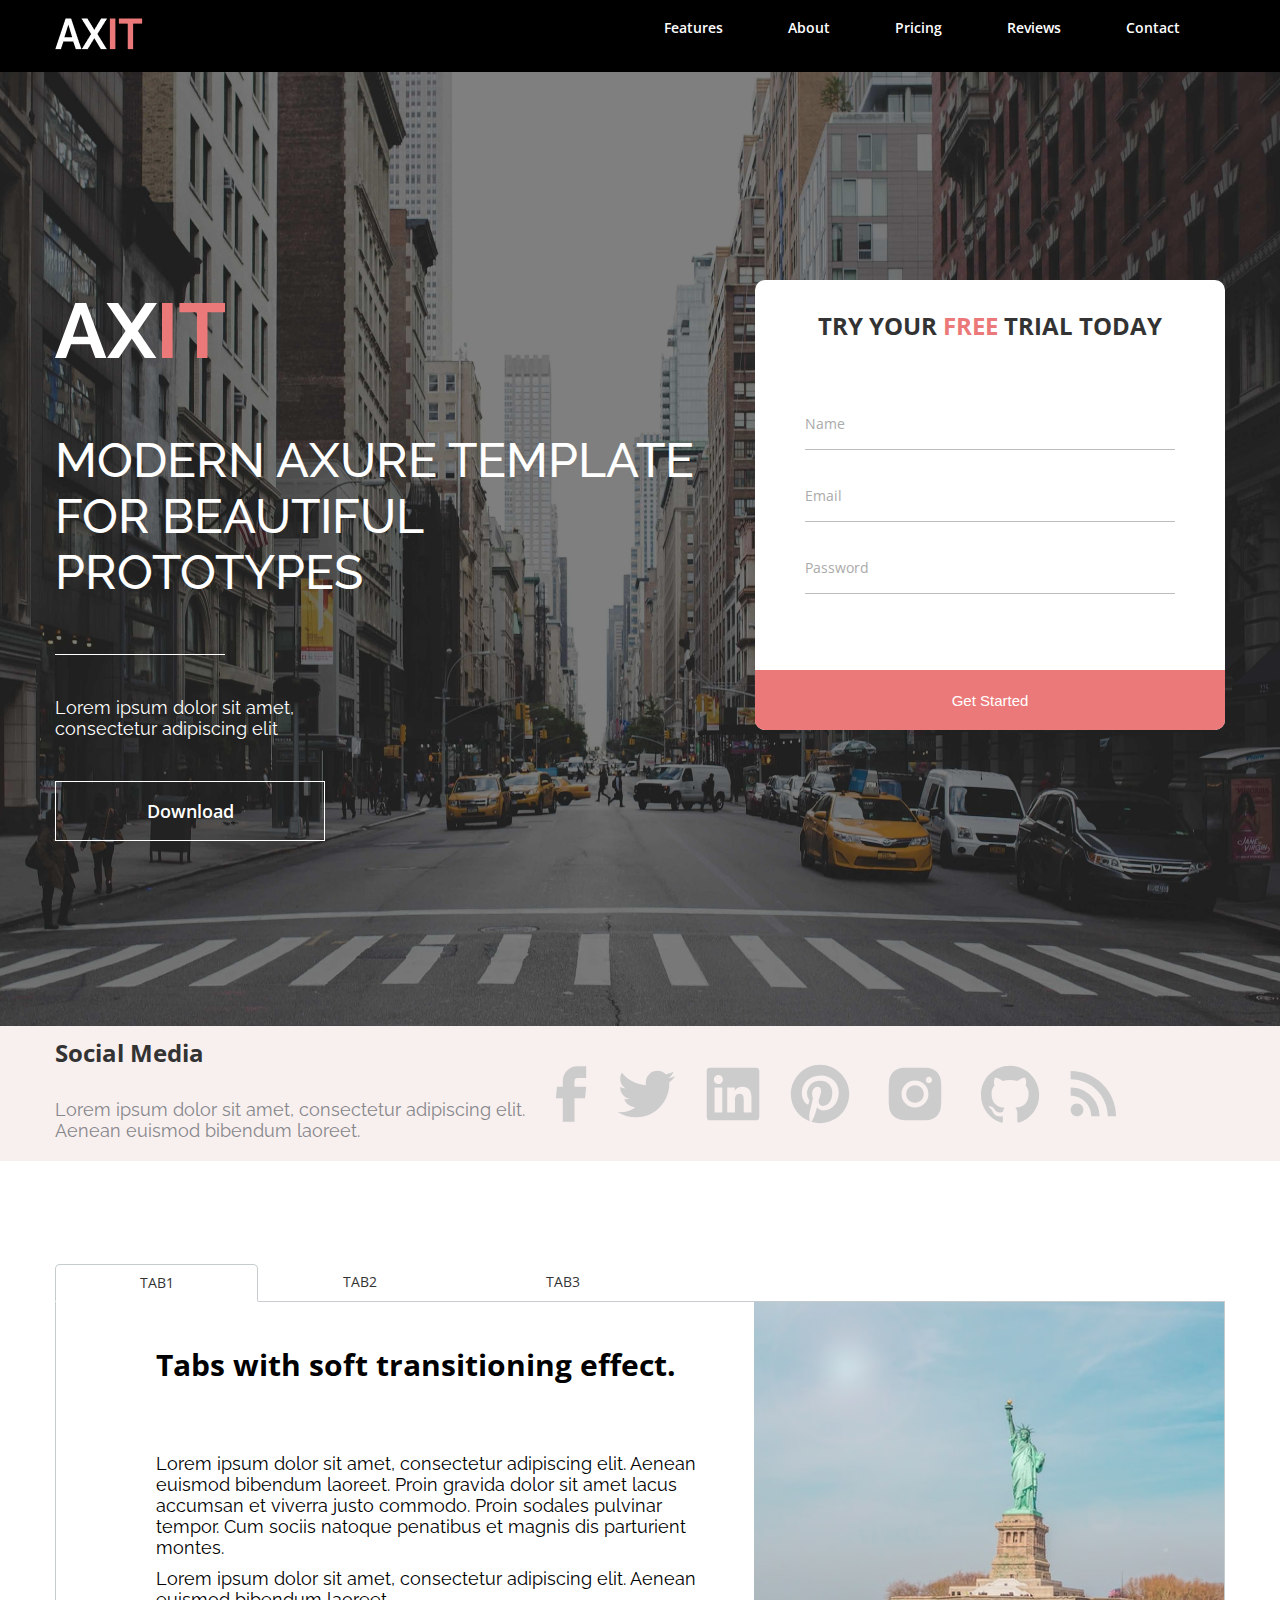
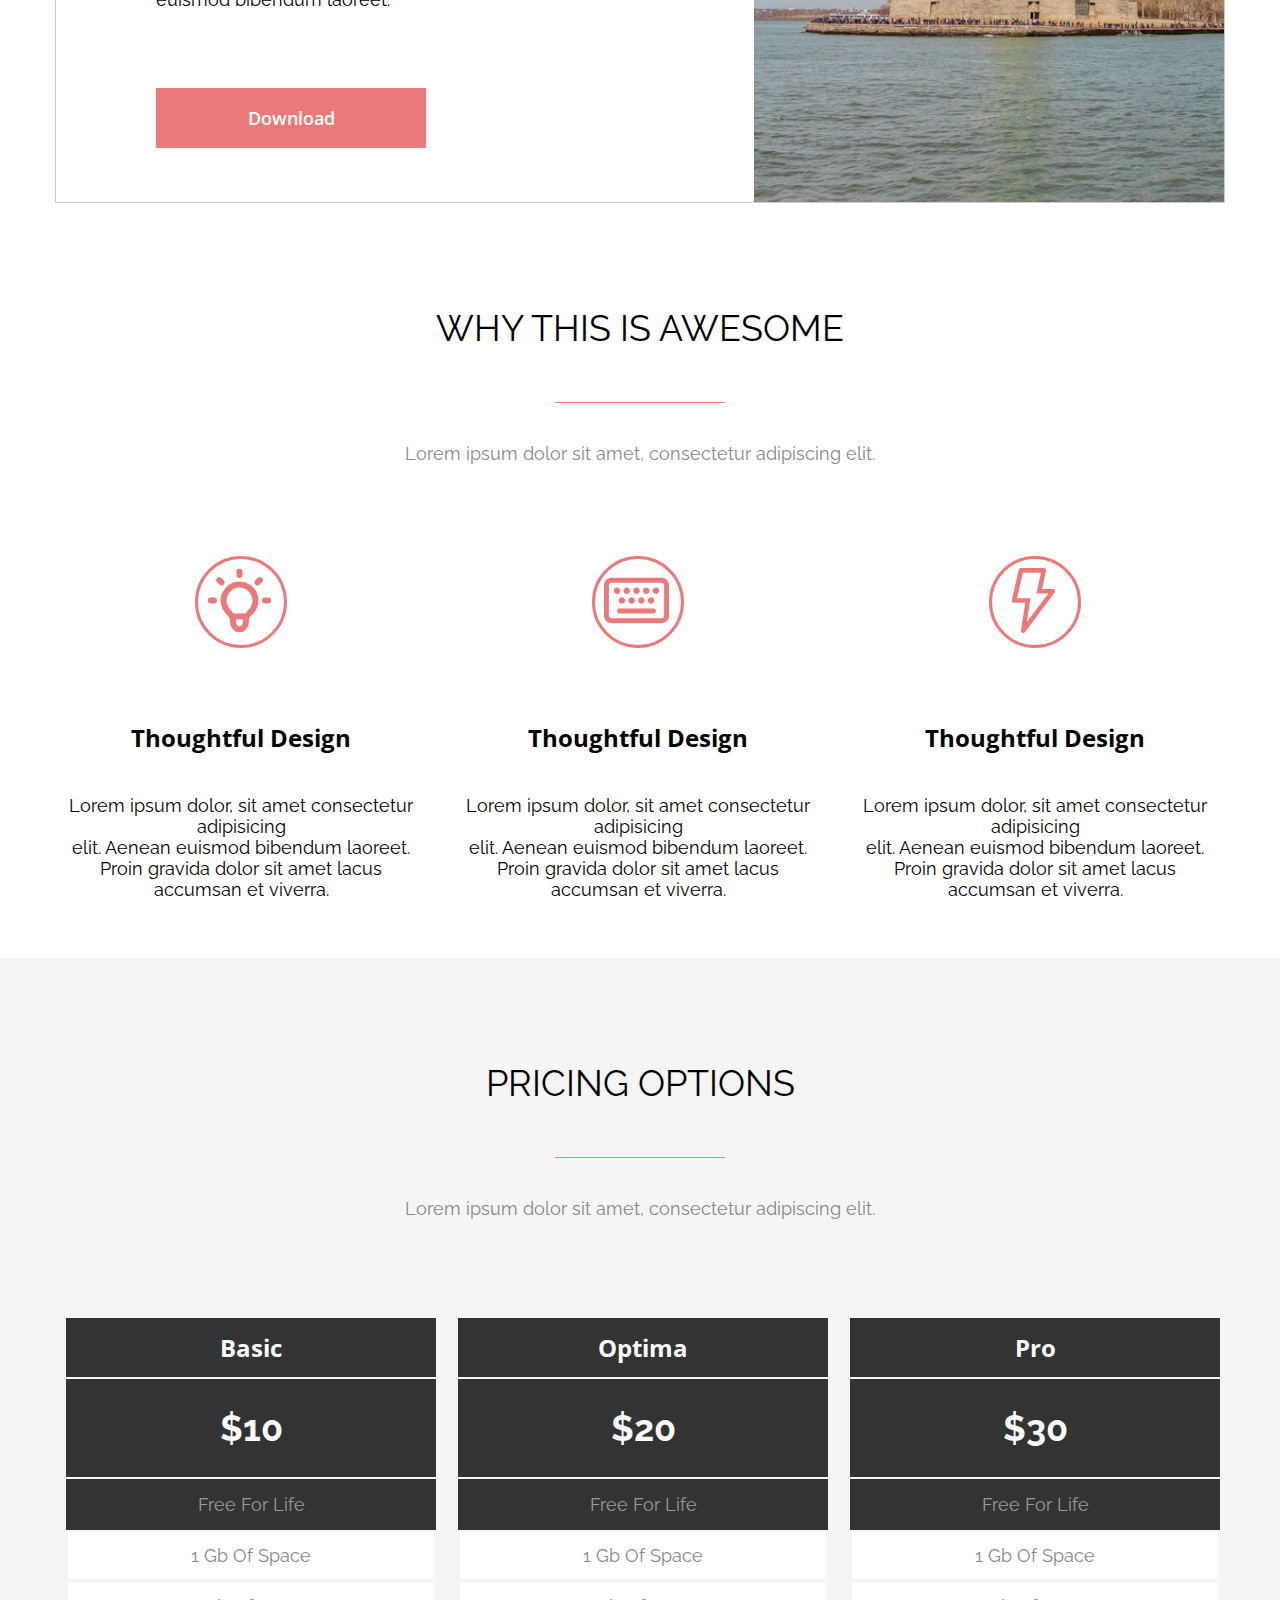
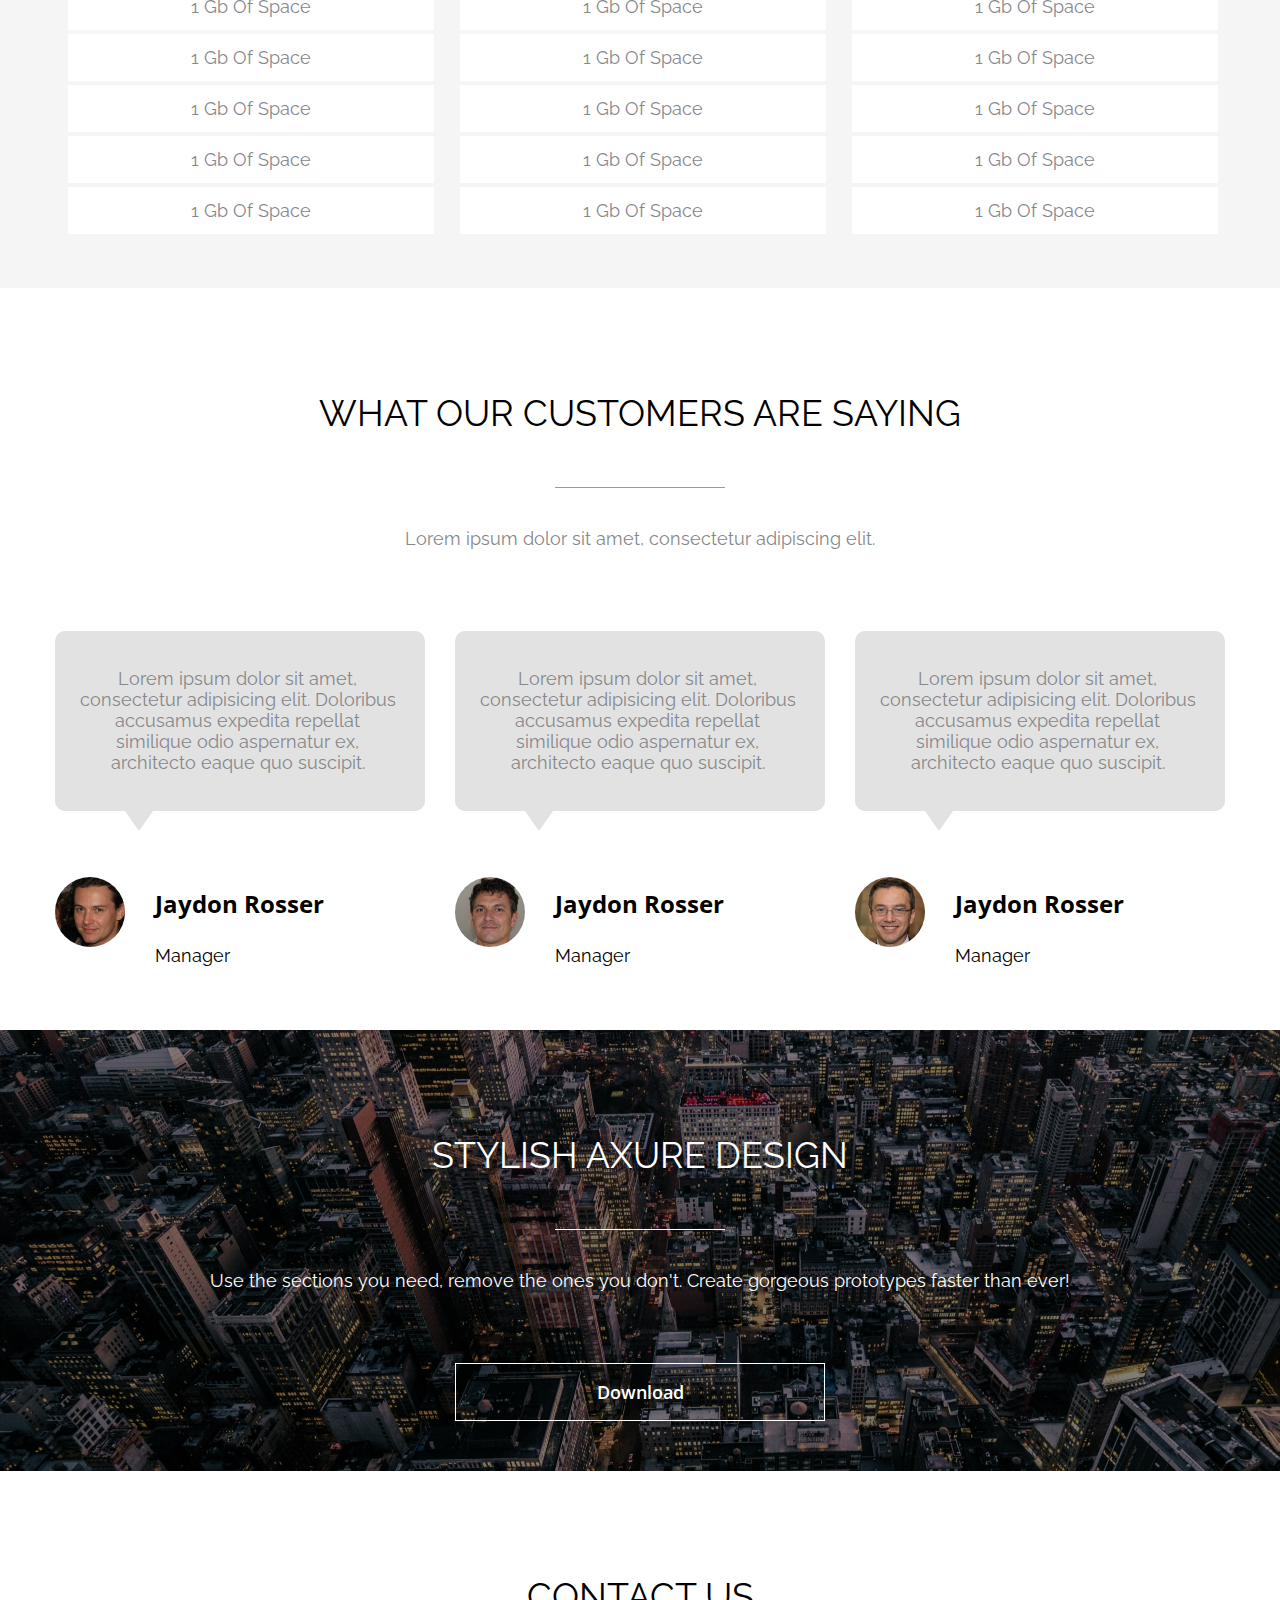
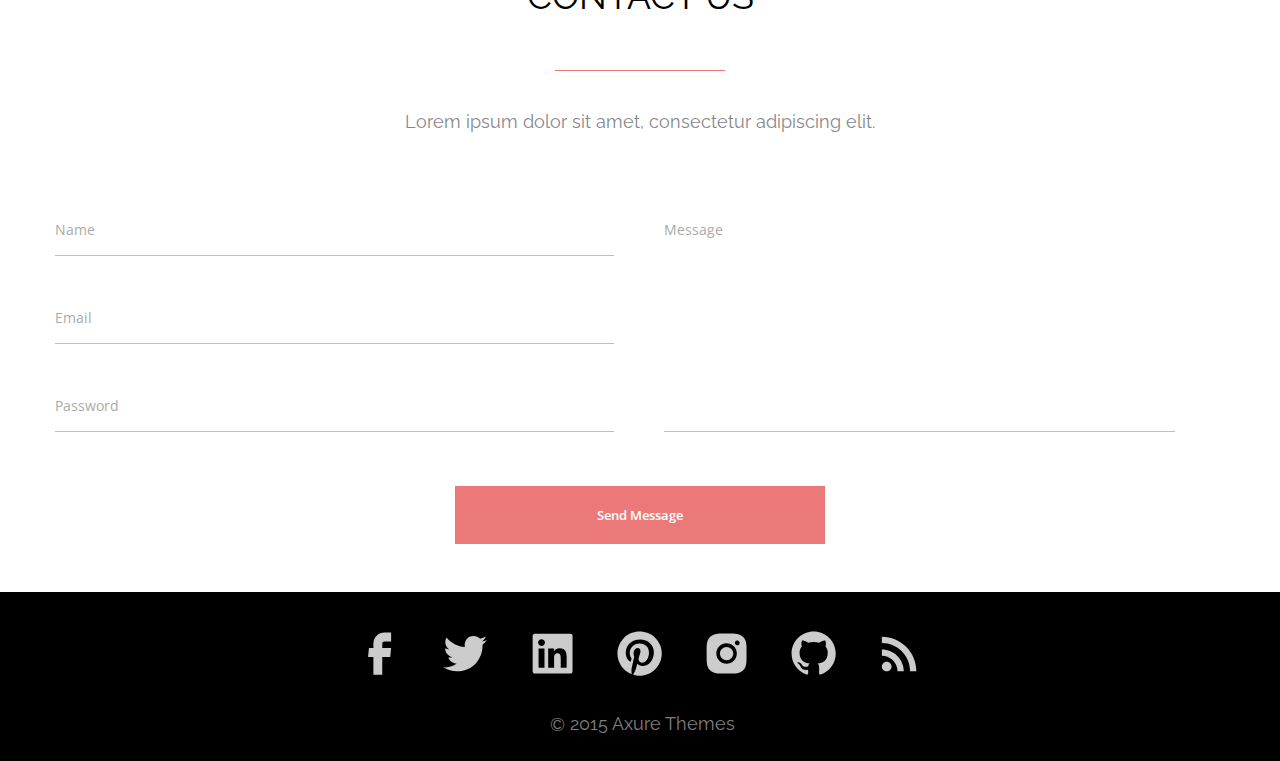
<file: index.html>
<!DOCTYPE html>
<html lang="en">
  <head>
    <meta charset="UTF-8" />
    <meta name="viewport" content="width=device-width, initial-scale=1.0" />
    <link rel="stylesheet" href="css/style.css"/>
		<link rel="stylesheet" href="css/media.css"/>
    <title>Document</title>
  </head>
  <body>
    <header id="open" class="header">
      <div id="close" class="header-container">
        <div class="header-logo"><a href="#" class="logo"><img src="img/logo.png" alt=""></a></div>
				<nav id="menu" class="header-nav">
          <ul class="header-list__links">
            <a href="#" class="link"><li class="link-el">features</li></a>
            <a href="#" class="link"><li class="link-el">About</li></a>
            <a href="#" class="link"><li class="link-el">Pricing</li></a>
            <a href="#" class="link"><li class="link-el">Reviews</li></a>
            <a href="#" class="link"> <li class="link-el">Contact</li></a>
          </ul>
				</nav>
        <a href="#open" class="icon-menu"><span></span></a>
        <a href="#close" class="close-icon-menu"></a>
      </div>  
    </header>
    <section class="section-axit">
<div class="axit-container">
<div class="axit-block">
  <div class="axit-content">
    <div class="axit-content__logo">
			<svg xmlns="http://www.w3.org/2000/svg" width="170" height="55" viewBox="0 0 170 55" fill="none">
      <path d="M20.3089 0H31.161L51.3924 55H40.3853L35.2693 41.2887H16.0456L11.0071 55H0L20.3089 0ZM33.3314 33.7747L25.735 11.0775L17.8284 33.7747H33.3314Z" fill="white"/>
      <path d="M63.165 0L76.8076 20.2958L90.3728 0H102L82.9313 27.8873L101.38 55H89.7526L76.8076 35.4789L63.7851 55H52.0804L70.5289 27.8873L51.4602 0H63.165Z" fill="white"/>
      <path d="M107 55V0H117.64V55H107Z" fill="#EC7979"/>
      <path d="M170 9.37324H152.499V55H141.936V9.37324H124.435V0H170V9.37324Z" fill="#EC7979"/>
      </svg>
		</div>
    <h2 class="axit-content-title">MODERN AXURE TEMPLATE FOR BEAUTIFUL PROTOTYPES</h2>
    <p class="axit-content-text">Lorem ipsum dolor sit amet, consectetur adipiscing elit</p>
    <a href="#" class="axit-content__button"><span class="axit-button">Download</span></a>
  </div>
	<form action="#" class="axit-form">
		<p class="form-title">Try Your <span>FREE</span> Trial Today</p>
		<div class="form-block">
			<div class="form-inputs">
				<input class="input-el" type="text" name="name" placeholder="Name">
				<input class="input-el" type="email" name="pass" placeholder="Email">
				<input class="input-el" type="password" name="pass" placeholder="Password">
			</div>
			<div class="form__button"><button class="button">Get Started</button></div>
		</div>
	</form>
</div>
</div>
    </section>
    <section class="section-social">
      <div class="social-container">
        <div class="social-content__info">
          <div class="info-title">Social Media</div>
          <div class="info-text">Lorem ipsum dolor sit amet, consectetur adipiscing elit. Aenean euismod bibendum laoreet.</div>
        </div>
        <div class="social-content__icons">
          <a href="#"class="icon-el "><svg xmlns="http://www.w3.org/2000/svg" width="32" height="56" viewBox="0 0 32 56" fill="none">
						<path d="M7.82702 55.7083H19.4937V32.3458H30.0054L31.1604 20.7375H19.4937V14.875C19.4937 14.1014 19.801 13.3595 20.348 12.8126C20.8949 12.2656 21.6368 11.9583 22.4104 11.9583H31.1604V0.291626H22.4104C18.5426 0.291626 14.8333 1.82808 12.0984 4.56299C9.36347 7.29789 7.82702 11.0072 7.82702 14.875V20.7375H1.99368L0.838684 32.3458H7.82702V55.7083Z" fill="#CCCCCC"/>
						</svg></a>
          <a href="#"class="icon-el"><svg xmlns="http://www.w3.org/2000/svg" width="59" height="48" viewBox="0 0 59 48" fill="none">
						<path d="M52.2629 12.3247C52.3008 12.8351 52.3008 13.3426 52.3008 13.8501C52.3008 29.3813 40.4796 47.278 18.8758 47.278C12.22 47.278 6.03665 45.3501 0.833313 42.0018C1.77831 42.1097 2.68831 42.1476 3.67123 42.1476C8.95912 42.1604 14.0973 40.3922 18.2575 37.128C15.8058 37.0836 13.4292 36.2748 11.4594 34.8143C9.48969 33.3539 8.02518 31.3148 7.2704 28.9818C7.99665 29.0897 8.72581 29.1626 9.48998 29.1626C10.5429 29.1626 11.6016 29.0168 12.5846 28.763C9.92386 28.2258 7.53136 26.7836 5.81387 24.6817C4.09637 22.5797 3.15992 19.9478 3.16373 17.2334V17.0876C4.72998 17.9597 6.54706 18.5051 8.47206 18.578C6.85941 17.5064 5.53708 16.0522 4.62305 14.3453C3.70903 12.6384 3.23173 10.7317 3.23373 8.7955C3.23373 6.61384 3.81415 4.613 4.83206 2.86884C7.78413 6.50014 11.466 9.47089 15.6393 11.5887C19.8126 13.7065 24.3841 14.924 29.0579 15.1626C28.8771 14.2876 28.7662 13.3805 28.7662 12.4705C28.7655 10.9275 29.0688 9.39942 29.659 7.9737C30.2491 6.54798 31.1144 5.25255 32.2055 4.16147C33.2966 3.07038 34.592 2.20503 36.0178 1.6149C37.4435 1.02476 38.9715 0.721403 40.5146 0.722169C43.8979 0.722169 46.9516 2.13967 49.0983 4.43217C51.7285 3.92355 54.2507 2.9634 56.5533 1.59425C55.6766 4.30913 53.8401 6.61122 51.3879 8.06925C53.7206 7.80319 56.0004 7.18974 58.1516 6.24925C56.5449 8.59162 54.554 10.6457 52.2629 12.3247Z" fill="#CCCCCC"/>
						</svg></a>
          <a href="#"class="icon-el"><svg xmlns="http://www.w3.org/2000/svg" width="54" height="54" viewBox="0 0 54 54" fill="none">
						<path d="M50.3333 0.75H3.66667C2.89312 0.75 2.15125 1.05729 1.60427 1.60427C1.05729 2.15125 0.75 2.89312 0.75 3.66667V50.3333C0.75 51.1069 1.05729 51.8488 1.60427 52.3957C2.15125 52.9427 2.89312 53.25 3.66667 53.25H50.3333C51.1069 53.25 51.8488 52.9427 52.3957 52.3957C52.9427 51.8488 53.25 51.1069 53.25 50.3333V3.66667C53.25 2.89312 52.9427 2.15125 52.3957 1.60427C51.8488 1.05729 51.1069 0.75 50.3333 0.75ZM16.3221 45.4829H8.52875V20.4287H16.3221V45.4829ZM12.4254 17.0075C11.228 17.0075 10.0796 16.5318 9.23283 15.6851C8.3861 14.8384 7.91042 13.69 7.91042 12.4925C7.91042 11.295 8.3861 10.1466 9.23283 9.29991C10.0796 8.45319 11.228 7.9775 12.4254 7.9775C13.6229 7.9775 14.7713 8.45319 15.618 9.29991C16.4647 10.1466 16.9404 11.295 16.9404 12.4925C16.9404 13.69 16.4647 14.8384 15.618 15.6851C14.7713 16.5318 13.6229 17.0075 12.4254 17.0075ZM45.4858 45.4829H37.7012V33.3C37.7012 30.395 37.6488 26.6588 33.6529 26.6588C29.5988 26.6588 28.9833 29.8263 28.9833 33.0958V45.4858H21.2046V20.4317H28.6713V23.8558H28.7792C29.8146 21.8871 32.3579 19.8104 36.1408 19.8104C44.0275 19.8104 45.4829 24.9963 45.4829 31.7454V45.4829H45.4858Z" fill="#CCCCCC"/>
						</svg></a>
          <a href="#"class="icon-el"><svg xmlns="http://www.w3.org/2000/svg" width="60" height="60" viewBox="0 0 60 60" fill="none">
						<path d="M21.3667 57.8251C24.1667 58.6709 26.9958 59.1667 30 59.1667C37.7355 59.1667 45.1542 56.0938 50.624 50.624C56.0938 45.1542 59.1667 37.7355 59.1667 30C59.1667 26.1698 58.4123 22.3771 56.9465 18.8384C55.4807 15.2998 53.3323 12.0845 50.624 9.37609C47.9156 6.66772 44.7003 4.51932 41.1616 3.05355C37.623 1.58779 33.8302 0.833374 30 0.833374C26.1698 0.833374 22.3771 1.58779 18.8384 3.05355C15.2997 4.51932 12.0844 6.66772 9.37606 9.37609C3.90625 14.8459 0.833344 22.2646 0.833344 30C0.833344 42.3959 8.62084 53.0417 19.6167 57.2417C19.3542 54.9667 19.0917 51.2042 19.6167 48.6084L22.9708 34.2C22.9708 34.2 22.125 32.5084 22.125 29.825C22.125 25.8 24.6333 22.7959 27.4917 22.7959C30 22.7959 31.1667 24.6334 31.1667 26.9959C31.1667 29.5042 29.5042 33.0917 28.6583 36.5334C28.1625 39.3917 30.175 41.9 33.0917 41.9C38.2833 41.9 42.3083 36.3584 42.3083 28.5417C42.3083 21.5417 37.2917 16.7584 30.0875 16.7584C21.8625 16.7584 17.0208 22.8834 17.0208 29.3292C17.0208 31.8375 17.8375 34.375 19.1792 36.0375C19.4417 36.2125 19.4417 36.4459 19.3542 36.8834L18.5083 40.0625C18.5083 40.5584 18.1875 40.7334 17.6917 40.3834C13.9583 38.75 11.8 33.4417 11.8 29.1542C11.8 19.9375 18.3333 11.5667 30.9333 11.5667C40.9667 11.5667 48.7834 18.7709 48.7834 28.3375C48.7834 38.3709 42.5709 46.4209 33.675 46.4209C30.8458 46.4209 28.075 44.9042 27.0833 43.125L25.1292 50.0375C24.4583 52.5459 22.6208 55.9 21.3667 57.9125V57.8251Z" fill="#CCCCCC"/>
						</svg></a>
          <a href="#"class="icon-el"><svg width="70" height="70" viewBox="0 0 70 70" fill="none" xmlns="http://www.w3.org/2000/svg">
						<path d="M61.0956 24.2228C61.0661 22.0138 60.6526 19.8267 59.8735 17.7595C59.1978 16.0157 58.1659 14.4321 56.8436 13.1098C55.5212 11.7875 53.9376 10.7555 52.1939 10.0799C50.1532 9.31383 47.9973 8.89962 45.8181 8.85487C43.0122 8.72946 42.1226 8.69446 35.0001 8.69446C27.8776 8.69446 26.9647 8.69446 24.1793 8.85487C22.001 8.89995 19.8462 9.31416 17.8064 10.0799C16.0624 10.7551 14.4785 11.7868 13.1562 13.1092C11.8338 14.4316 10.802 16.0155 10.1268 17.7595C9.35923 19.7986 8.94592 21.9539 8.90473 24.1324C8.77931 26.9411 8.74139 27.8307 8.74139 34.9532C8.74139 42.0757 8.74139 42.9857 8.90473 45.774C8.94848 47.9557 9.35973 50.1082 10.1268 52.1528C10.8031 53.8963 11.8357 55.4795 13.1585 56.8013C14.4813 58.1231 16.0653 59.1545 17.8093 59.8295C19.8435 60.6263 21.9987 61.0701 24.1822 61.142C26.991 61.2674 27.8806 61.3053 35.0031 61.3053C42.1256 61.3053 43.0385 61.3053 45.8239 61.142C48.0031 61.099 50.1591 60.6858 52.1997 59.9199C53.943 59.2434 55.5262 58.2112 56.8484 56.889C58.1707 55.5668 59.2029 53.9836 59.8793 52.2403C60.6464 50.1986 61.0576 48.0461 61.1014 45.8615C61.2268 43.0557 61.2647 42.1661 61.2647 35.0407C61.2589 27.9182 61.2589 27.014 61.0956 24.2228ZM34.9826 48.4224C27.5335 48.4224 21.4989 42.3878 21.4989 34.9386C21.4989 27.4895 27.5335 21.4549 34.9826 21.4549C38.5588 21.4549 41.9884 22.8755 44.5171 25.4042C47.0458 27.9329 48.4664 31.3625 48.4664 34.9386C48.4664 38.5147 47.0458 41.9444 44.5171 44.4731C41.9884 47.0018 38.5588 48.4224 34.9826 48.4224ZM49.0031 24.1003C48.5901 24.1007 48.181 24.0196 47.7994 23.8617C47.4177 23.7039 47.071 23.4723 46.7789 23.1802C46.4869 22.8882 46.2553 22.5414 46.0974 22.1598C45.9396 21.7782 45.8585 21.3691 45.8589 20.9561C45.8589 20.5434 45.9402 20.1348 46.0981 19.7535C46.2561 19.3722 46.4875 19.0257 46.7794 18.7339C47.0712 18.4421 47.4176 18.2106 47.7989 18.0526C48.1802 17.8947 48.5889 17.8134 49.0016 17.8134C49.4143 17.8134 49.823 17.8947 50.2043 18.0526C50.5856 18.2106 50.932 18.4421 51.2238 18.7339C51.5157 19.0257 51.7472 19.3722 51.9051 19.7535C52.063 20.1348 52.1443 20.5434 52.1443 20.9561C52.1443 22.6945 50.7385 24.1003 49.0031 24.1003Z" fill="#CCCCCC"/>
						<path d="M34.9829 43.6974C39.8202 43.6974 43.7416 39.776 43.7416 34.9387C43.7416 30.1014 39.8202 26.1799 34.9829 26.1799C30.1456 26.1799 26.2242 30.1014 26.2242 34.9387C26.2242 39.776 30.1456 43.6974 34.9829 43.6974Z" fill="#CCCCCC"/>
						</svg>
					</a>
          <a href="#"class="icon-el"><svg width="60" height="58" viewBox="0 0 60 58" fill="none" xmlns="http://www.w3.org/2000/svg">
						<path fill-rule="evenodd" clip-rule="evenodd" d="M30.0754 0.833374C14.0075 0.833374 0.984543 13.8563 0.984543 29.9242C0.984543 42.775 9.31746 53.6805 20.8791 57.5305C22.3345 57.793 22.8595 56.8975 22.8595 56.1275C22.8595 55.4363 22.8362 53.6046 22.8275 51.1809C14.7337 52.9367 13.0245 47.2784 13.0245 47.2784C11.7062 43.9184 9.79579 43.023 9.79579 43.023C7.15621 41.2175 9.99704 41.2584 9.99704 41.2584C12.9195 41.4625 14.4508 44.2567 14.4508 44.2567C17.0466 48.7017 21.2641 47.4184 22.915 46.6746C23.1804 44.7934 23.9387 43.51 24.767 42.7838C18.3095 42.0517 11.5195 39.555 11.5195 28.4046C11.5195 25.2342 12.6541 22.6325 14.5062 20.6025C14.2116 19.8646 13.2054 16.9042 14.795 12.9025C14.795 12.9025 17.2362 12.118 22.7925 15.8805C25.1654 15.2349 27.6132 14.9054 30.0725 14.9005C32.5317 14.9044 34.9797 15.234 37.3525 15.8805C42.9116 12.115 45.35 12.9025 45.35 12.9025C46.9395 16.9042 45.942 19.8646 45.6387 20.6025C47.5054 22.6325 48.6254 25.2313 48.6254 28.4046C48.6254 39.5842 41.8295 42.04 35.3487 42.7605C36.3841 43.6588 37.3175 45.4321 37.3175 48.1446C37.3175 52.0355 37.2825 55.1738 37.2825 56.1275C37.2825 56.9063 37.8016 57.8105 39.2862 57.5246C50.842 53.6688 59.1662 42.7721 59.1662 29.9242C59.1662 13.8563 46.1433 0.833374 30.0754 0.833374Z" fill="#CCCCCC"/>
						</svg>
					</a>
          <a href="#"class="icon-el">
						<svg width="47" height="47" viewBox="0 0 47 47" xmlns="http://www.w3.org/2000/svg">
							<path d="M7.025 46.3334C10.5366 46.3334 13.3833 43.4866 13.3833 39.975C13.3833 36.4634 10.5366 33.6167 7.025 33.6167C3.51339 33.6167 0.666664 36.4634 0.666664 39.975C0.666664 43.4866 3.51339 46.3334 7.025 46.3334Z" />
							<path d="M0.666664 0.949829V9.204C21.1708 9.204 37.7958 25.829 37.7958 46.3332H46.05C46.05 21.279 25.7208 0.949829 0.666664 0.949829ZM0.666664 17.4582V25.7123C12.0417 25.7123 21.2875 34.9582 21.2875 46.3332H29.5417C29.5417 30.379 16.6208 17.4582 0.666664 17.4582Z"/>
							</svg>
					</a>
        </div>
      </div>
    </section>
    <section class="section-tabs">
      <div class="tabs-container">
        <ul class="tabs-list">
          <li class="list-item active">tab1</li>
          <li class="list-item">tab2</li>
          <li class="list-item">tab3</li>
        </ul>
        <div class="tabs">
          <div class="tabs__info">
            <p class="item-title">Tabs with soft transitioning effect.</p>
            <div class="item-text">
              <p>
                Lorem ipsum dolor sit amet, consectetur adipiscing elit. Aenean
                euismod bibendum laoreet. Proin gravida dolor sit amet lacus
                accumsan et viverra justo commodo. Proin sodales pulvinar
                tempor. Cum sociis natoque penatibus et magnis dis parturient
                montes.
              </p>
              <p>
                Lorem ipsum dolor sit amet, consectetur adipiscing elit. Aenean
                euismod bibendum laoreet.
              </p>
            </div>
            <div class="item__button"><a href="#" class="btn__button">Download</a></div>
          </div>
          <div class="tabs__img">
            <img src="img/Rectangle 111.png" alt="" />
          </div>
        </div>
      </div>
    </section>
    <section class="section-why">
      <div class="why-container">
        <h2 class="why__title">WHY THIS IS AWESOME</h2>
        <p class="why__subtitle">
          Lorem ipsum dolor sit amet, consectetur adipiscing elit.
        </p>
        <div class="why__carts">
          <div class="cart">
            <div class="cart-image">
              <img src="img/Vector1.svg" alt="img" class="img" />
            </div>
            <p class="cart-title">Thoughtful Design</p>
            <div class="cart-text">
              <p>Lorem ipsum dolor, sit amet consectetur adipisicing</p>
              <p>
                elit. Aenean euismod bibendum laoreet. Proin gravida dolor sit
                amet lacus accumsan et viverra.
              </p>
            </div>
          </div>
          <div class="cart">
            <div class="cart-image">
              <img src="img/Vector2.svg" alt="img" class="img" />
            </div>
            <p class="cart-title">Thoughtful Design</p>
            <div class="cart-text">
              <p>Lorem ipsum dolor, sit amet consectetur adipisicing</p>
              <p>
                elit. Aenean euismod bibendum laoreet. Proin gravida dolor sit
                amet lacus accumsan et viverra.
              </p>
            </div>
          </div>
          <div class="cart">
            <div class="cart-image">
              <img src="img/Vector3.svg" alt="img" class="img" />
            </div>
            <p class="cart-title">Thoughtful Design</p>
            <div class="cart-text">
              <p>Lorem ipsum dolor, sit amet consectetur adipisicing</p>
              <p>
                elit. Aenean euismod bibendum laoreet. Proin gravida dolor sit
                amet lacus accumsan et viverra.
              </p>
            </div>
          </div>
        </div>
      </div>
    </section>
    <section class="section-price">
      <div class="price-container">
        <h2 class="price-content__title">pricing options</h2>
        <p class="price-content__subtitle">
          Lorem ipsum dolor sit amet, consectetur adipiscing elit.
        </p>
        <div class="price-content__carts">
          <a class="cart" target="_blank" href="#">
            <div class="carts-el">
              <div class="cart-el__head">
                <div class="head-plan">Basic</div>
                <div class="head-price">$10</div>
                <div class="head options">Free for life</div>
              </div>
              <table class="table">
                <tr>
                  <td>1 gb of space</td>
                </tr>
                <tr>
                  <td>1 gb of space</td>
                </tr>
                <tr>
                  <td>1 gb of space</td>
                </tr>
                <tr>
                  <td>1 gb of space</td>
                </tr>
                <tr>
                  <td>1 gb of space</td>
                </tr>
                <tr>
                  <td>1 gb of space</td>
                </tr>
              </table>
            </div>
          </a>
          <a class="cart" target="_blank" href="#">
            <div class="carts-el">
              <div class="cart-el__head">
                <div class="head-plan">Optima</div>
                <div class="head-price">$20</div>
                <div class="head options">Free for life</div>
              </div>
              <table class="table">
                <tr>
                  <td>1 gb of space</td>
                </tr>
                <tr>
                  <td>1 gb of space</td>
                </tr>
                <tr>
                  <td>1 gb of space</td>
                </tr>
                <tr>
                  <td>1 gb of space</td>
                </tr>
                <tr>
                  <td>1 gb of space</td>
                </tr>
                <tr>
                  <td>1 gb of space</td>
                </tr>
              </table>
            </div>
          </a>
          <a class="cart" target="_blank" href="https://www.google.ru/">
            <div class="carts-el">
              <div class="cart-el__head">
                <div class="head-plan">Pro</div>
                <div class="head-price">$30</div>
                <div class="head options">Free for life</div>
              </div>
              <table class="table">
                <tr>
                  <td>1 gb of space</td>
                </tr>
                <tr>
                  <td>1 gb of space</td>
                </tr>
                <tr>
                  <td>1 gb of space</td>
                </tr>
                <tr>
                  <td>1 gb of space</td>
                </tr>
                <tr>
                  <td>1 gb of space</td>
                </tr>
                <tr>
                  <td>1 gb of space</td>
                </tr>
              </table>
            </div>
          </a>
        </div>
      </div>
    </section>
    <section class="section-reviews">
      <div class="reviews-container">
        <h2 class="reviews-content__title">what our customers are saying</h2>
        <p class="reviews-content__subtitle">
          Lorem ipsum dolor sit amet, consectetur adipiscing elit.
        </p>
        <div class="reviews-content__carts">
          <div class="cart-el">
            <div class="catrt-el__text">
              Lorem ipsum dolor sit amet, consectetur adipisicing elit.
              Doloribus accusamus expedita repellat similique odio aspernatur
              ex, architecto eaque quo suscipit.
            </div>
            <div class="cart-el__people">
              <div class="people-photo">
                <img src="img/reviews/Davis.png" alt="img" />
              </div>
              <div class="piople-info">
                <div class="people-name">Jaydon Rosser</div>
                <div class="people-job">Manager</div>
              </div>
          </div>
          </div>
          <div class="cart-el">
            <div class="catrt-el__text">
              Lorem ipsum dolor sit amet, consectetur adipisicing elit.
              Doloribus accusamus expedita repellat similique odio aspernatur
              ex, architecto eaque quo suscipit.
            </div>
            <div class="cart-el__people">
              <div class="people-photo">
                <img src="img/reviews/Jaydon.png" alt="" />
              </div>
              <div class="piople-info">
                <div class="people-name">Jaydon Rosser</div>
                <div class="people-job">Manager</div>
              </div>  
            </div>
          </div>
          <div class="cart-el">
            <div class="catrt-el__text">
              Lorem ipsum dolor sit amet, consectetur adipisicing elit.
              Doloribus accusamus expedita repellat similique odio aspernatur
              ex, architecto eaque quo suscipit.
            </div>
            <div class="cart-el__people">
              <div class="people-photo">
                <img src="img/reviews/Cooper.png" alt="" />
              </div>
              <div class="piople-info">
                <div class="people-name">Jaydon Rosser</div>
                <div class="people-job">Manager</div>
              </div>
          </div>
        </div>
      </div>
    </section>
		<section class="section-stylish">
			<div class="stylish-container">
					<h2 class="stylish__title">STYLISH AXURE DESIGN</h2>
					<p class="stylish__subtitle">Use the sections you need, remove the ones you don't.  Create gorgeous prototypes faster than ever!</p>
					<a href="#" class="stylish__button"><span class="button">Download</span></a>
			</div>
		</section>
    <section class="contact-us">
      <div class="contact-us-container">
        <h2 class="contact-us__title">contact us</h2>
        <p class="contact-us__subtitle">Lorem ipsum dolor sit amet, consectetur adipiscing elit.</p>
				
					<form action="#" class="contact-form-block">
						<div class="contact-as__form">
						<div class="form-inputs form-contact">
							<input class="input-el input-el__contact" type="text" name="name" placeholder="Name">
							<input class="input-el input-el__contact" type="email" name="pass" placeholder="Email">
							<input class="input-el input-el__contact" type="password" name="pass" placeholder="Password">
						</div>
						<div class="form-inputs">
							<textarea class="input-el message input-el__contact" name="message" placeholder="Message"></textarea>
						</div>
					</div>
					<button class="contact-us__button">Send message</button>
					</form>
				</div>
    </section>
    <footer class="footer">
      <div class="footer-container">
        <div class="footer-icons">
          <a href="#" class="footer-icon"><svg xmlns="http://www.w3.org/2000/svg" width="54" height="54" viewBox="0 0 54 54" fill="none">
            <path d="M20.3885 47.6584H29.2552V29.9029H37.2441L38.1219 21.0806H29.2552V16.6251C29.2552 16.0372 29.4887 15.4734 29.9044 15.0577C30.3201 14.642 30.884 14.4084 31.4719 14.4084H38.1219V5.54175H31.4719C28.5324 5.54175 25.7133 6.70945 23.6348 8.78798C21.5562 10.8665 20.3885 13.6856 20.3885 16.6251V21.0806H15.9552L15.0774 29.9029H20.3885V47.6584Z" fill="#CCCCCC"/>
            </svg></a>
          <a href="#" class="footer-icon"><svg xmlns="http://www.w3.org/2000/svg" width="54" height="54" viewBox="0 0 54 54" fill="none">
            <path d="M43.5198 17.7268C43.5486 18.1148 43.5486 18.5005 43.5486 18.8862C43.5486 30.6899 34.5644 44.2914 18.1456 44.2914C13.0872 44.2914 8.38782 42.8262 4.43329 40.2814C5.15149 40.3634 5.84309 40.3923 6.59011 40.3923C10.6089 40.402 14.5139 39.0581 17.6757 36.5774C15.8124 36.5436 14.0061 35.9289 12.5091 34.819C11.0121 33.709 9.89911 32.1593 9.32547 30.3862C9.87742 30.4682 10.4316 30.5237 11.0124 30.5237C11.8126 30.5237 12.6172 30.4128 13.3642 30.22C11.3421 29.8117 9.5238 28.7156 8.21851 27.1182C6.91321 25.5207 6.20151 23.5204 6.20441 21.4575V21.3467C7.39476 22.0094 8.77574 22.424 10.2387 22.4794C9.01312 21.6649 8.00815 20.5598 7.31349 19.2625C6.61883 17.9653 6.25608 16.5162 6.2576 15.0447C6.2576 13.3866 6.69872 11.866 7.47234 10.5404C9.71591 13.3002 12.5142 15.558 15.6858 17.1675C18.8575 18.777 22.3319 19.7024 25.884 19.8837C25.7465 19.2187 25.6623 18.5293 25.6623 17.8377C25.6617 16.665 25.8923 15.5036 26.3408 14.4201C26.7893 13.3366 27.4469 12.352 28.2762 11.5228C29.1054 10.6936 30.0899 10.0359 31.1735 9.58741C32.257 9.13891 33.4183 8.90835 34.591 8.90894C37.1624 8.90894 39.4832 9.98624 41.1147 11.7285C43.1136 11.342 45.0305 10.6123 46.7805 9.57172C46.1142 11.635 44.7185 13.3846 42.8548 14.4927C44.6276 14.2905 46.3603 13.8243 47.9952 13.1095C46.7741 14.8897 45.261 16.4508 43.5198 17.7268Z" fill="#CCCCCC"/>
            </svg></a>
          <a href="#" class="footer-icon"><svg xmlns="http://www.w3.org/2000/svg" width="54" height="54" viewBox="0 0 54 54" fill="none">
            <path d="M44.3334 6.6499H8.86669C8.27879 6.6499 7.71498 6.88344 7.29927 7.29915C6.88357 7.71485 6.65002 8.27867 6.65002 8.86657V44.3332C6.65002 44.9211 6.88357 45.4849 7.29927 45.9007C7.71498 46.3164 8.27879 46.5499 8.86669 46.5499H44.3334C44.9212 46.5499 45.4851 46.3164 45.9008 45.9007C46.3165 45.4849 46.55 44.9211 46.55 44.3332V8.86657C46.55 8.27867 46.3165 7.71485 45.9008 7.29915C45.4851 6.88344 44.9212 6.6499 44.3334 6.6499ZM18.4848 40.6469H12.5619V21.6058H18.4848V40.6469ZM15.5233 19.0056C14.6133 19.0056 13.7405 18.6441 13.097 18.0006C12.4535 17.3571 12.0919 16.4843 12.0919 15.5742C12.0919 14.6641 12.4535 13.7913 13.097 13.1478C13.7405 12.5043 14.6133 12.1428 15.5233 12.1428C16.4334 12.1428 17.3062 12.5043 17.9497 13.1478C18.5932 13.7913 18.9547 14.6641 18.9547 15.5742C18.9547 16.4843 18.5932 17.3571 17.9497 18.0006C17.3062 18.6441 16.4334 19.0056 15.5233 19.0056ZM40.6493 40.6469H34.733V31.3879C34.733 29.1801 34.6931 26.3406 31.6562 26.3406C28.5751 26.3406 28.1074 28.7479 28.1074 31.2327V40.6491H22.1955V21.608H27.8702V24.2103H27.9522C28.7391 22.7141 30.672 21.1358 33.5471 21.1358C39.5409 21.1358 40.647 25.0771 40.647 30.2064V40.6469H40.6493Z" fill="#CCCCCC"/>
            </svg></a>
          <a href="#" class="footer-icon"><svg xmlns="http://www.w3.org/2000/svg" width="54" height="54" viewBox="0 0 54 54" fill="none">
            <path d="M20.0386 47.747C22.1666 48.3899 24.3168 48.7667 26.6 48.7667C32.4789 48.7667 38.1171 46.4313 42.2742 42.2742C46.4312 38.1172 48.7666 32.479 48.7666 26.6C48.7666 23.689 48.1933 20.8066 47.0793 18.1172C45.9653 15.4278 44.3325 12.9842 42.2742 10.9258C40.2158 8.86745 37.7722 7.23467 35.0828 6.12069C32.3934 5.00671 29.5109 4.43335 26.6 4.43335C23.689 4.43335 20.8065 5.00671 18.1171 6.12069C15.4278 7.23467 12.9841 8.86745 10.9258 10.9258C6.7687 15.0829 4.43329 20.7211 4.43329 26.6C4.43329 36.0208 10.3518 44.1117 18.7086 47.3037C18.5091 45.5747 18.3096 42.7152 18.7086 40.7423L21.2578 29.792C21.2578 29.792 20.615 28.5063 20.615 26.467C20.615 23.408 22.5213 21.1248 24.6936 21.1248C26.6 21.1248 27.4866 22.5214 27.4866 24.3169C27.4866 26.2232 26.2231 28.9497 25.5803 31.5653C25.2035 33.7377 26.733 35.644 28.9496 35.644C32.8953 35.644 35.9543 31.4324 35.9543 25.4917C35.9543 20.1717 32.1416 16.5364 26.6665 16.5364C20.4155 16.5364 16.7358 21.1914 16.7358 26.0902C16.7358 27.9965 17.3565 29.925 18.3761 31.1885C18.5756 31.3215 18.5756 31.4988 18.5091 31.8313L17.8663 34.2475C17.8663 34.6243 17.6225 34.7574 17.2456 34.4914C14.4083 33.25 12.768 29.2157 12.768 25.9572C12.768 18.9525 17.7333 12.5907 27.3093 12.5907C34.9346 12.5907 40.8753 18.0659 40.8753 25.3365C40.8753 32.9619 36.1538 39.0798 29.393 39.0798C27.2428 39.0798 25.137 37.9272 24.3833 36.575L22.8981 41.8285C22.3883 43.7349 20.9918 46.284 20.0386 47.8135V47.747Z" fill="#CCCCCC"/>
            </svg></a>
          <a href="#" class="footer-icon"><svg xmlns="http://www.w3.org/2000/svg" width="54" height="54" viewBox="0 0 54 54" fill="none">
            <path d="M46.4326 18.4094C46.4102 16.7306 46.096 15.0684 45.5038 13.4973C44.9903 12.1721 44.206 10.9685 43.2011 9.96357C42.1961 8.9586 40.9926 8.17432 39.6673 7.66083C38.1164 7.07864 36.4779 6.76383 34.8217 6.72983C32.6893 6.63451 32.0132 6.60791 26.6001 6.60791C21.187 6.60791 20.4932 6.60791 18.3763 6.72983C16.7208 6.76408 15.0831 7.07888 13.5328 7.66083C12.2074 8.17396 11.0037 8.95812 9.99865 9.96313C8.99364 10.9681 8.20948 12.1719 7.69635 13.4973C7.11299 15.0471 6.79887 16.6851 6.76757 18.3407C6.67225 20.4754 6.64343 21.1515 6.64343 26.5646C6.64343 31.9777 6.64343 32.6693 6.76757 34.7884C6.80082 36.4465 7.11337 38.0824 7.69635 39.6362C8.21034 40.9613 8.99509 42.1645 10.0004 43.1691C11.0058 44.1737 12.2096 44.9575 13.535 45.4705C15.081 46.0761 16.719 46.4134 18.3785 46.468C20.5131 46.5633 21.1892 46.5921 26.6023 46.5921C32.0154 46.5921 32.7092 46.5921 34.8261 46.468C36.4823 46.4354 38.1209 46.1213 39.6718 45.5392C40.9967 45.0251 42.1999 44.2407 43.2048 43.2358C44.2097 42.2309 44.9942 41.0276 45.5083 39.7027C46.0912 38.1511 46.4038 36.5152 46.437 34.8549C46.5323 32.7225 46.5612 32.0464 46.5612 26.6311C46.5567 21.218 46.5567 20.5308 46.4326 18.4094ZM26.5868 36.8011C20.9254 36.8011 16.3391 32.2148 16.3391 26.5535C16.3391 20.8921 20.9254 16.3058 26.5868 16.3058C29.3046 16.3058 31.9112 17.3855 33.833 19.3073C35.7548 21.2291 36.8344 23.8356 36.8344 26.5535C36.8344 29.2713 35.7548 31.8779 33.833 33.7997C31.9112 35.7215 29.3046 36.8011 26.5868 36.8011ZM37.2423 18.3163C36.9284 18.3166 36.6176 18.255 36.3275 18.135C36.0375 18.0151 35.7739 17.8391 35.552 17.6171C35.33 17.3952 35.154 17.1316 35.034 16.8416C34.914 16.5515 34.8524 16.2407 34.8527 15.9268C34.8527 15.6131 34.9145 15.3025 35.0345 15.0128C35.1546 14.723 35.3305 14.4597 35.5523 14.2379C35.7741 14.0161 36.0374 13.8402 36.3272 13.7201C36.617 13.6001 36.9275 13.5383 37.2412 13.5383C37.5549 13.5383 37.8654 13.6001 38.1552 13.7201C38.445 13.8402 38.7083 14.0161 38.9301 14.2379C39.1519 14.4597 39.3278 14.723 39.4478 15.0128C39.5679 15.3025 39.6297 15.6131 39.6297 15.9268C39.6297 17.2479 38.5612 18.3163 37.2423 18.3163Z" fill="#CCCCCC"/>
            <path d="M26.587 33.21C30.2634 33.21 33.2437 30.2297 33.2437 26.5534C33.2437 22.877 30.2634 19.8967 26.587 19.8967C22.9106 19.8967 19.9304 22.877 19.9304 26.5534C19.9304 30.2297 22.9106 33.21 26.587 33.21Z" fill="#CCCCCC"/>
            </svg>
          </a>
          <a href="#" class="footer-icon"><svg xmlns="http://www.w3.org/2000/svg" width="54" height="54" viewBox="0 0 54 54" fill="none">
            <path fill-rule="evenodd" clip-rule="evenodd" d="M26.6573 4.43335C14.4457 4.43335 4.54825 14.3308 4.54825 26.5424C4.54825 36.309 10.8813 44.5971 19.6681 47.5231C20.7743 47.7226 21.1733 47.0421 21.1733 46.4569C21.1733 45.9316 21.1555 44.5395 21.1489 42.6974C14.9976 44.0319 13.6986 39.7315 13.6986 39.7315C12.6967 37.1779 11.2448 36.4974 11.2448 36.4974C9.23872 35.1253 11.3977 35.1563 11.3977 35.1563C13.6188 35.3115 14.7826 37.4351 14.7826 37.4351C16.7554 40.8133 19.9607 39.8379 21.2154 39.2727C21.4171 37.8429 21.9934 36.8676 22.623 36.3157C17.7153 35.7593 12.5548 33.8618 12.5548 25.3875C12.5548 22.978 13.4171 21.0007 14.8247 19.4579C14.6008 18.8971 13.8361 16.6472 15.0442 13.6059C15.0442 13.6059 16.8995 13.0096 21.1223 15.8691C22.9257 15.3785 24.7861 15.1281 26.6551 15.1243C28.5241 15.1274 30.3845 15.3778 32.1879 15.8691C36.4128 13.0074 38.266 13.6059 38.266 13.6059C39.4741 16.6472 38.716 18.8971 38.4854 19.4579C39.9041 21.0007 40.7553 22.9758 40.7553 25.3875C40.7553 33.884 35.5905 35.7504 30.665 36.2979C31.4519 36.9807 32.1613 38.3284 32.1613 40.3899C32.1613 43.3469 32.1347 45.7321 32.1347 46.4569C32.1347 47.0488 32.5292 47.7359 33.6575 47.5187C42.44 44.5883 48.7663 36.3068 48.7663 26.5424C48.7663 14.3308 38.8689 4.43335 26.6573 4.43335Z" fill="#CCCCCC"/>
            </svg>
          </a>
          <a href="#" class="footer-icon"><svg xmlns="http://www.w3.org/2000/svg" width="54" height="54" viewBox="0 0 54 54" fill="none">
            <path d="M13.699 44.3334C16.3678 44.3334 18.5313 42.1699 18.5313 39.501C18.5313 36.8322 16.3678 34.6687 13.699 34.6687C11.0302 34.6687 8.86667 36.8322 8.86667 39.501C8.86667 42.1699 11.0302 44.3334 13.699 44.3334Z" fill="#CCCCCC"/>
            <path d="M8.86667 9.84204V16.1152C24.4498 16.1152 37.0848 28.7502 37.0848 44.3334H43.358C43.358 25.2922 27.9078 9.84204 8.86667 9.84204ZM8.86667 22.3884V28.6615C17.5117 28.6615 24.5385 35.6884 24.5385 44.3334H30.8117C30.8117 32.2082 20.9918 22.3884 8.86667 22.3884Z" fill="#CCCCCC"/>
            </svg></a>
        </div>
      <div class="footer-text">2015 Axure Themes</div>
      </div>
    </footer>
  </body>
</html>
</file>
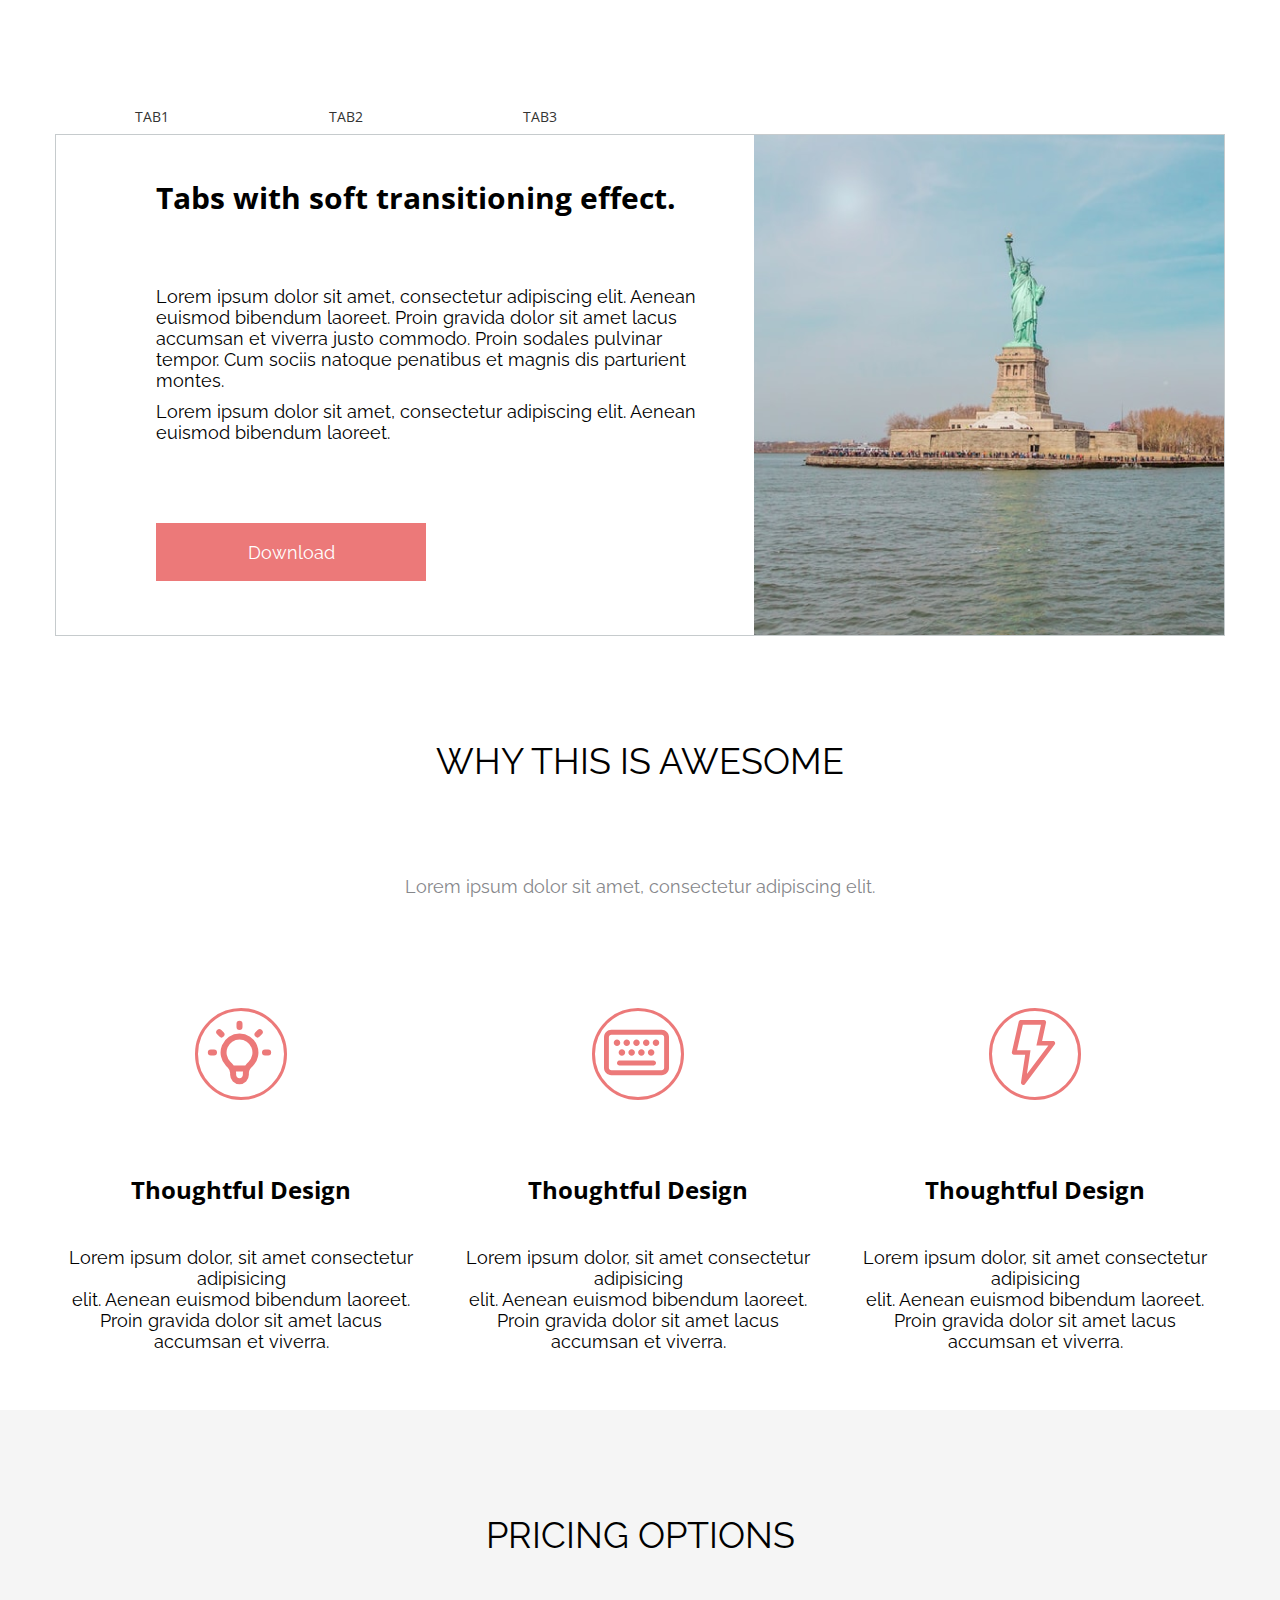
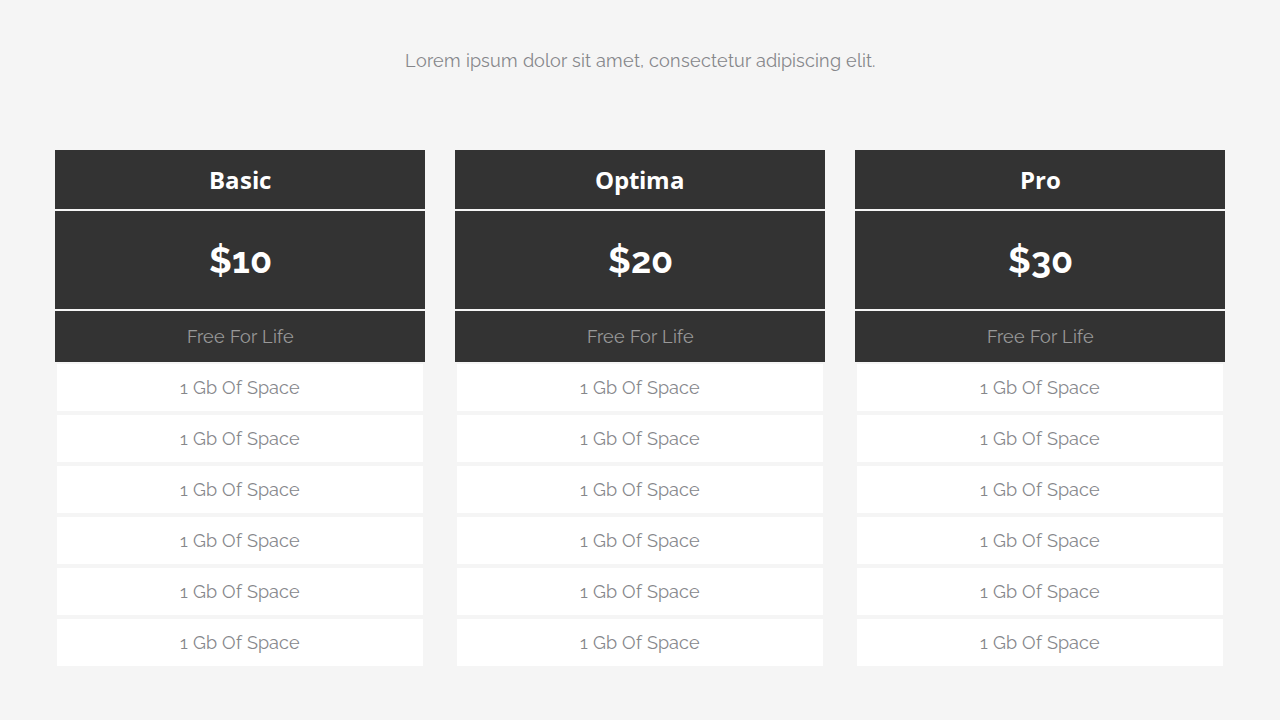
<file: lesson-4/index.html>
<!DOCTYPE html>
<html lang="en">
  <head>
    <meta charset="UTF-8" />
    <meta name="viewport" content="width=device-width, initial-scale=1.0" />
    <link rel="stylesheet" href="css/style.css" />
    <title>Document</title>
  </head>
  <body>
    <section class="section-tabs">
      <div class="tabs-container">
        <ul class="tabs-list">
          <li class="list-item">tab1</li>
          <li class="list-item">tab2</li>
          <li class="list-item">tab3</li>
        </ul>
        <div class="tabs">
          <div class="tabs__info">
            <p class="item-title">Tabs with soft transitioning effect.</p>
            <div class="item-text">
              <p>
                Lorem ipsum dolor sit amet, consectetur adipiscing elit. Aenean
                euismod bibendum laoreet. Proin gravida dolor sit amet lacus
                accumsan et viverra justo commodo. Proin sodales pulvinar
                tempor. Cum sociis natoque penatibus et magnis dis parturient
                montes.
              </p>
              <p>
                Lorem ipsum dolor sit amet, consectetur adipiscing elit. Aenean
                euismod bibendum laoreet.
              </p>
            </div>
            <div class="item-btn"><a href="#" class="btn">Download</a></div>
          </div>
          <div class="tabs__img">
            <img src="img/Rectangle 111.png" alt="" />
          </div>
        </div>
      </div>
    </section>
    <section class="section-why">
      <div class="why-container">
        <h2 class="why__title">WHY THIS IS AWESOME</h2>
        <p class="why__subtitle">
          Lorem ipsum dolor sit amet, consectetur adipiscing elit.
        </p>
        <div class="why__carts">
          <div class="cart">
            <div class="cart-image">
              <img src="img/Vector1.svg" alt="img" class="img" />
            </div>
            <p class="cart-title">Thoughtful Design</p>
            <div class="cart-text">
              <p>Lorem ipsum dolor, sit amet consectetur adipisicing</p>
              <p>
                elit. Aenean euismod bibendum laoreet. Proin gravida dolor sit
                amet lacus accumsan et viverra.
              </p>
            </div>
          </div>
          <div class="cart">
            <div class="cart-image">
              <img src="img/Vector2.svg" alt="img" class="img" />
            </div>
            <p class="cart-title">Thoughtful Design</p>
            <div class="cart-text">
              <p>Lorem ipsum dolor, sit amet consectetur adipisicing</p>
              <p>
                elit. Aenean euismod bibendum laoreet. Proin gravida dolor sit
                amet lacus accumsan et viverra.
              </p>
            </div>
          </div>
          <div class="cart">
            <div class="cart-image">
              <img src="img/Vector3.svg" alt="img" class="img" />
            </div>
            <p class="cart-title">Thoughtful Design</p>
            <div class="cart-text">
              <p>Lorem ipsum dolor, sit amet consectetur adipisicing</p>
              <p>
                elit. Aenean euismod bibendum laoreet. Proin gravida dolor sit
                amet lacus accumsan et viverra.
              </p>
            </div>
          </div>
        </div>
      </div>
    </section>
    <section class="section-price">
      <div class="price-container">
        <div class="price-content">
          <h2 class="price-content__title">pricing options</h2>
          <p class="price-content__subtitle">
            Lorem ipsum dolor sit amet, consectetur adipiscing elit.
          </p>
          <div class="price-content__carts">
            <div class="carts-el">
              <div class="cart-el__head">
                <div class="head-plan">Basic</div>
                <div class="head-price">$10</div>
                <div class="head options">Free for life</div>
              </div>
               <table class="table">
                <tr><td>1 gb of space</td></tr>
                <tr><td>1 gb of space</td></tr>
                <tr><td>1 gb of space</td></tr>
                <tr><td>1 gb of space</td></tr>
                <tr><td>1 gb of space</td></tr>
                <tr><td>1 gb of space</td></tr>
               </table>
          </div>
            <div class="carts-el">
              <div class="cart-el__head">
                <div class="head-plan">Optima</div>
                <div class="head-price">$20</div>
                <div class="head options">Free for life</div>
              </div>
               <table class="table">
                <tr><td>1 gb of space</td></tr>
                <tr><td>1 gb of space</td></tr>
                <tr><td>1 gb of space</td></tr>
                <tr><td>1 gb of space</td></tr>
                <tr><td>1 gb of space</td></tr>
                <tr><td>1 gb of space</td></tr>
               </table>
          </div>
            <div class="carts-el">
              <div class="cart-el__head">
                <div class="head-plan">Pro</div>
                <div class="head-price">$30</div>
                <div class="head options">Free for life</div>
              </div>
               <table class="table">
                <tr><td>1 gb of space</td></tr>
                <tr><td>1 gb of space</td></tr>
                <tr><td>1 gb of space</td></tr>
                <tr><td>1 gb of space</td></tr>
                <tr><td>1 gb of space</td></tr>
                <tr><td>1 gb of space</td></tr>
               </table>
          </div>
        </div>
      </div>
    </section>
  </body>
</html>
</file>
<file: css/style.css>
@import url("https://fonts.googleapis.com/css2?family=Open+Sans:wght@400;600;700&family=Raleway:wght@400;500;700&display=swap");
* {
  margin: 0;
  padding: 0;
  text-decoration: none;
  list-style-type: none;
  box-sizing: border-box;
  text-decoration: none;
}
html {
  font-family: "Raleway", sans-serif;
  font-size: 18px;
  color: #000;
}
body {
  position: relative;
}
[class*="-container"] {
  /*любая строка, которая содержит -container будет применять данные стили */
  max-width: 1200px;
  margin: 0 auto;
  padding: 0 15px; /*отступы безопасности */
}
[class*="__title"] {
  position: relative;
  font-size: 36px;
  font-weight: 400;
  text-align: center;
  padding-bottom: 54px;
  margin-bottom: 40px;
  padding-top: 104px;
  text-transform: uppercase;
}
[class*="__title"]:after {
  position: absolute;
  content: "";
  right: calc(50% - 170px / 2);
  width: 170px;
  height: 1px;
  background: #ec7979;
  bottom: 0;
}
[class*="__subtitle"] {
  color: #86878b;
  text-align: center;
  padding-bottom: 72px;
}
[class*="__button"] {
  display: flex;
  width: 270px;
  height: 60px;
  justify-content: center;
  align-items: center;
  color: #fff;
  background: #ec7979;
  font-family: Open Sans;
  font-weight: 600;
  text-transform: capitalize;
  transition: 0.8s;
}
[class*="__button"]:hover {
  background: #ab4949;
}
/*------HEADER-------*/
.header {
  background: #000;
  position: fixed;
  z-index: 10;
  width: 100%;
}
.header-container {
  display: flex;
  justify-content: space-between;
  padding: 18px 15px;
}
.header-logo {
  position: relative;
  z-index: 11;
  right: 40px;
}
.header-list {
  display: flex;
  align-items: center;
  justify-content: space-between;
}
.header-list__links {
  display: flex;
  gap: 65px;
  align-items: center;
  padding-right: 45px;
}
.link-el {
  height: 100%;
  color: #fff;
  text-align: center;
  font-family: Open Sans;
  font-size: 14px;
  font-weight: 600;
  text-transform: capitalize;
  transition: 0.3s;
}
.link-el:hover {
  color: #ec7979;
  transition: 0.3s;
}
/*------AXIT---------*/
.section-axit {
  position: relative;
  background: url(../img/bg_axit.png) no-repeat center/cover;
  height: 1026px;
}
.section-axit::before {
  position: absolute;
  content: "";
  width: 100%;
  height: 100%;
  background: rgba(0, 0, 0, 0.5);
  z-index: 1;
}
.axit-container {
  position: relative;
  z-index: 2;
}
.axit-block {
  display: flex;
  justify-content: space-between;
  padding-top: 280px;
}
.axit-content {
  width: 670px;
}
.axit-content__logo {
  padding: 23px 0 70px;
}
.axit-content-title {
  position: relative;
  color: #fff;
  font-size: 48px;
  font-weight: 500;
  text-transform: uppercase;
  padding-top: 0;
  text-align: left;
  padding-bottom: 55px;
  margin-bottom: 42px;
}
.axit-content-title::after {
  position: absolute;
  content: "";
  left: 0;
  width: 170px;
  height: 1px;
  background: #fff;
  bottom: 0;
}
.axit-content-text {
  color: #fff;
  font-weight: 400;
  width: 270px;
  margin-bottom: 42px;
}
.axit-content__button {
  border: 1px solid #fff;
  background: none;
}
.axit-content__button:hover {
  border: 1px solid #ec7979;
  color: #ec7979;
  background: none;
}
.axit-form {
  width: 470px;
  height: 450px;
  background: #fff;
  overflow: hidden;
  display: flex;
  flex-direction: column;
  border-radius: 10px;
}
.form-title {
  color: #333;
  text-align: center;
  font-family: Open Sans;
  font-size: 24px;
  font-weight: 700;
  text-transform: uppercase;
  padding: 29px 0 56px;
}
.form-title span {
  color: #ec7979;
}

.form-block {
  display: flex;
  flex-direction: column;
  flex-grow: 1;
}
.form-inputs {
  width: 100%;
  display: flex;
  flex-direction: column;
  flex-grow: 1;
  padding: 0 50px;
}
.input-el {
  color: #bdbdbd;
  font-family: Open Sans;
  font-size: 14px;
  font-weight: 400;
  margin-bottom: 20px;
  padding: 16px 0;
  border: none; /*убираем рамку*/
  border-bottom: 1px solid #bdbdbd; /* Линия снизу */
  background: transparent; /* Прозрачный фон */
}
.input-el:focus {
  outline: none; /* Убираем контур */
  border-bottom: 2px solid #3f3f3f; /*  линия снизу */
}
.input-el::placeholder {
  transition: 0.5s; /* Время трансформации */
  color: #aaa; /* Цвет подсказки */
}
.input-el:focus::placeholder {
  font-size: 10px; /* Размер шрифта */
  transform: translateY(-16px); /* Сдвигаем вверх*/
}

.form__button {
  width: 100%;
}

.form__button button {
  background: #ec7979;
  border: none;
  color: #fff;
  font-size: 15px;
  width: 100%;
  height: 100%;
}

/*------SOCIAL-------*/
.section-social {
  background: #f8efef;
}
.social-container {
  display: flex;
  gap: 30px;
}
.social-content__info {
  width: 470px;
}
.info-title {
  color: #333;
  font-family: Open Sans;
  font-size: 24px;
  font-weight: 700;
  text-transform: capitalize;
  padding: 10px 0;
}
.info-text {
  color: #86878b;
  font-weight: 400;
  padding: 20px 0;
}
.social-content__icons {
  display: flex;
  flex-shrink: 0;
  align-items: center;
  gap: 30px;
}

.icon-el {
  display: flex;
  /* width: 70px;
  height: 70px; */
  border-radius: 10%;
  align-items: center;
  justify-content: center;
  transition: 0.3s;
}
.icon-el svg {
  max-width: 70px;
  max-height: 70px;
}
.icon-el path {
  fill: #cccccc;
}
.icon-el:hover {
  transform: scale(1.3);
  transition: 0.3s;
  fill: #bdbdbd;
  color: #ec7979;
}
.icon-el:hover {
  fill: #585151;
  background-color: #585151;
}

/* -----TABS--------- */
.section-tabs {
  margin-top: 103px;
}

.tabs-list {
  display: flex;
}
.list-item {
  padding: 8px;
  width: 203px;
  color: #333;
  text-align: center;
  font-family: Open Sans;
  font-size: 14px;
  text-transform: uppercase;
}
.active {
  border: 1px solid #c6cbcd;
  border-bottom: 2px solid #fff;
  border-radius: 5px 5px 0 0;
  margin-bottom: -1px;
}
.tabs {
  display: flex;
  border: 1px solid #c6cbcd;
}
.tabs__info {
  display: flex;
  flex-direction: column;
  margin: 42px 30px 0 100px;
}

.item-title {
  font-family: Open Sans;
  font-size: 30px;
  font-weight: 700;
  margin-bottom: 68px;
}
.item-text {
  flex-grow: 1;
}
.item-text p {
  margin-bottom: 10px;
}

.item__button {
  margin-bottom: 54px;
}

.tabs__img {
  display: block;
  width: 100%;
  height: 500px;
  object-fit: cover;
  margin-left: auto;
}
/* -----WHY-------- */
.why__carts {
  margin: 0 -10px;
}
.cart {
  display: inline-block;
  width: 370px;
  padding-top: 20px;
  margin: 0 11px;
}
.cart-image {
  width: 92px;
  height: 92px;
  border: 3px solid #ec7979;
  border-radius: 50%;
  margin: 0 auto;
  margin-bottom: 73px;
}
.img {
  width: 65px;
  height: 65px;
  margin: 10%;
}
.cart-title {
  text-align: center;
  font-family: Open Sans;
  font-size: 24px;
  font-weight: 700;
  text-transform: capitalize;
  margin-bottom: 41px;
}
.cart-text {
  text-align: center;
  margin-bottom: 58px;
}
/*-------PRICE-------*/
.section-price {
  background: #f5f5f5;
}
.price-content__subtitle {
  padding-bottom: 49px;
}
.price-content__carts {
  display: flex;
  /* gap: 30px; */
  padding-bottom: 50px;
}
.carts-el {
  display: flex;
  width: 370px;
  flex-direction: column;
  justify-content: center;
  flex-shrink: 0;
  color: #fff;
  text-align: center;
  font-weight: 700;
  text-transform: capitalize;
  padding-top: 30px;
}
.cart {
  transition: 0.3s;
}
.cart:hover {
  filter: drop-shadow(0px 4px 10px rgba(51, 51, 51, 0.2));
  padding-top: 0;
  transition: all 0.3s ease-in-out;
}
.cart-el__head {
  background: #333;
}
.head-plan {
  padding: 13px;
  border-bottom: 2px solid #f5f5f5;
  font-family: Open Sans;
  font-size: 24px;
}
.head-price {
  padding: 28px;
  border-bottom: 2px solid #f5f5f5;
  font-size: 36px;
}

.options {
  color: rgba(255, 255, 255, 0.5);
  font-size: 18px;
  font-weight: 400;
  padding: 15px;
}
.table {
  color: #86878b;
  text-align: center;
  font-size: 18px;
  font-weight: 400;
}
td {
  border-bottom: 2px solid #f5f5f5;
  background: #fff;
  padding: 13px;
}
/*-------REVIEWS------*/
.section-reviews {
  margin-bottom: 64px;
}
.reviews-content__subtitle {
  padding-bottom: 82px;
}
.reviews-content__carts {
  display: flex;
  gap: 30px;
}

.catrt-el__text {
  border-radius: 10px;
  background: #e2e2e2;
  color: #86878b;
  text-align: center;
  font-weight: 400;
  padding: 37px 28px 38px 23px;
  margin-bottom: 66px;
  position: relative;
}
.cart-el {
  position: relative;
}
.catrt-el__text::after {
  content: "";
  position: absolute;
  left: 19%;
  top: 100%;
  border-left: 14px solid transparent;
  border-right: 14px solid transparent;
  border-top: 20px solid #e2e2e2;
}
.cart-el__people {
  display: flex;
  gap: 30px;
}
.people-photo {
  height: 70px;
  width: 70px;
  border-radius: 50%;
  overflow: hidden;
}
.people-photo img {
  width: 100%;
  height: 100%;
}
.people-name {
  padding-top: 10px;
  color: #000;
  font-family: Open Sans;
  font-size: 24px;
  font-weight: 700;
  text-transform: capitalize;
  padding-bottom: 25px;
}
.people-job {
  font-weight: 400;
}
/*-------STYLISH------*/
.section-stylish {
  position: relative;
  background: url(../img/bg_stailing.png);
}
.section-stylish::before {
  position: absolute;
  content: "";
  width: 100%;
  height: 100%;
  background: rgba(0, 0, 0, 0.5);
  z-index: 5;
}
.stylish-container {
  position: relative;
  z-index: 6;
  color: #fff;
  align-items: center;
  padding-bottom: 50px;
}
.stylish__title {
  color: #fff;
}
.stylish__title::after {
  background: #fff;
}
.stylish__subtitle {
  color: #fff;
}

.stylish__button {
  margin: 0 auto;
  width: 370px;
  height: 58px;
  border: 1px solid #fff;
  color: #fff;
  background: none;
}
.stylish__button:hover {
  border: 1px solid #ec7979;
  color: #ec7979;
  background: none;
}
/*------CONTACT US----*/
.contact-form-block {
  display: flex;
  flex-direction: column;
  align-items: center;
  margin-bottom: 30px;
}
.contact-as__form {
  display: flex;
  width: 100%;
}
.message {
  height: 100%;
  resize: none;
}
.form-contact {
  padding: 0;
}
.input-el__contact {
  margin-bottom: 36px;
}
.contact-us__button {
  width: 370px;
  height: 58px;
  border: none;
  margin: 18px 0;
}
.contact-us__button span {
  margin: 0 5px;
}
/*-------FOOTER-------*/
.footer {
  background: #000;
}
.footer-icons {
  display: flex;
  justify-content: center;
  gap: 32.8px;
  padding: 35px 0 27.5px 0;
}
.footer-icon svg {
  transition: 0.3s;
}
.footer-icon svg:hover {
  stroke: #6798d5;
  transform: scale(1.3);
}
.footer-text {
  color: rgba(255, 255, 255, 0.5);
  text-align: center;
  font-weight: 400;
  padding-bottom: 27px;
}
.footer-text::before {
  content: "\00A9";
  margin: 5px;
  position: relative;
  top: 1px;
}
/*-----------*/
.close-icon-menu,
.icon-menu{
  display: none;
}
</file>
<file: css/media.css>
@media (max-width: 1300px) {
  .header-logo {
    right: 0;
  }
}
@media (max-width: 1200px) {
  .info-text {
    padding: 10px 0;
  }
  .social-content__icons {
    gap: 15px;
  }
  .tabs {
    height: auto;
  }
  .cart {
    display: flex;
    gap: 10px;
    max-width: calc(100% / 3 - 20px);
  }
  .carts-el {
    width: 100%;
  }
  .axit-content-title {
    font-size: 38px;
  }
  .why__carts {
    display: flex;
  }
  .why__carts .cart {
    flex-direction: column;
  }
}
@media (max-width: 1080px) {
  .info-title {
    font-size: 20px;

    padding-bottom: 0;
  }
  .info-text {
    padding: 10px 0;
  }
  .item-title {
    margin-bottom: 40px;
  }
  .item__button {
    margin: 15px auto;
  }
}
@media (max-width: 940px) {
  .tabs__info {
    margin: 42px 0 0 15px;
  }
  .social-container {
    flex-direction: column;
    align-items: center;
  }
  .social-content__info {
    display: flex;
    flex-direction: column;
    width: 100%;
    text-align: center;
    margin-bottom: 30px;
  }
  .social-content__icons {
    margin-top: -30px;
    gap: inherit;
    padding-bottom: 50px;
  }
}
@media (max-width: 850px) {
  .section-axit {
    height: 100%;
  }
  .axit-block {
    flex-direction: column;
    padding-top: 230px;
  }
  .axit-content {
    width: 100%;
    display: flex;
    flex-direction: column;
    align-items: center;
  }
  .axit-content__logo {
    display: none;
  }
  .axit-content-title {
    text-align: center;
  }
  .axit-content-title::after {
    left: calc(50% - 170px / 2);
  }
  .axit-content-text {
    width: 100%;
    text-align: center;
  }
  .axit-content__button {
    width: 100%;
    margin-bottom: 56px;
  }
  .axit-form {
    margin: 0 auto;
    margin-bottom: 50px;
  }

  .tabs {
    display: block;
    width: 100%;
    text-align: center;
  }
  .tabs__info {
    height: auto;
    margin: 10px 15px;
  }
  .tabs__img {
    height: 0;
  }
  .tabs__img img {
    display: none;
  }
  .item-title {
    font-size: 25px;
    margin-bottom: 20px;
  }
  .item-text {
    padding: 0 15px;
  }
  .item__button {
    width: 100%;
  }
  .reviews-content__carts {
    flex-direction: column;
  }
  .reviews-content__carts {
    gap: 15px;
  }
  .price-content__carts {
    flex-direction: column;
    width: 100%;
  }
  .cart {
    min-width: 100%;
    margin: 0;
  }
  .why__carts {
    flex-direction: column;
  }
}
@media (max-width: 680px) {
  .header-list__links {
    padding-right: 10px;
    gap: 25px;
  }
  .icon-el svg {
    width: 100%;
    height: 100%;
  }
  .icon-el {
    /* min-width: 20px; */
    min-height: 20px;
  }
  .footer-icon svg {
    width: 100%;
    height: 100%;
  }
  .footer-icon {
    width: 26px;
    height: 26px;
  }
  .contact-us-container {
    width: 100%;
  }
  .contact-as__form {
    flex-direction: column;
  }
  .form-inputs {
    padding: 0;
    padding-left: 15px;
    height: 250px;
  }
}
@media (max-width: 500px) {
  /* .header-list__links{
    display: none;
  } */
  .axit-block {
    padding-top: 140px;
  }
  .axit-form {
    width: 100%;
  }
  .form-title {
    font-size: 14px;
    padding-bottom: 35px;
  }
  .stylish__button {
    width: 100%;
  }
  .contact-us__button {
    width: 100%;
  }
}
@media (max-width: 500px) {
  
  .icon-menu {
    display: flex;
    position: relative;
    flex: 0 0 30px;
    height: 18px;
    /* display: flex; */
    flex-direction: column;
    justify-content: space-between;
  }
  .close-icon-menu{
display: flex;
position: relative;
flex:0 0 37px;
height: 28px;
flex-direction: column;
justify-content: space-between;

;
  }
  .icon-menu::before,
  .icon-menu::after {
    content: "";
    background-color: #fff;
    height: 2px;
  }
  .icon-menu span {
    height: 2px;
    background-color: #fff;
  }
  .close-icon-menu{
    display: none;
  }
  .close-icon-menu::before,
  .close-icon-menu::after{
    content: "";
    background-color: #fff;
    height: 2px;
    transform-origin: 0 0;
  }
  .close-icon-menu::before{
    transform: rotate(45deg);
  }
  .close-icon-menu::after{
    transform: rotate(-45deg);
  }

 


  .header-logo {
    position: relative;
    z-index: 11;
  }
  .header-nav {
    position: fixed;
    top: 0;
    left: -100%;
    width: 100%;
    height: 100%;
    overflow: auto;
    background-color: #000;
    padding: 80px 15px 30px 15px;
    transition:left 0.3s;
  }
  .header:target .header-nav {
    left: 0;
  }
  .header:target .header-nav::before{
    content:"";
    position: fixed;
    top: 0;
    left: 0;
    height: 80px;
    width: 100%;
    background-color: #000;
  }
  .header-list__links {
    flex-direction: column;
    justify-content: center;
    align-items: center;
  }
  .link-el {
    color: #fff;
    padding: 10px 0;
  }
  .link-el:hover {
    color: blue;
  }
  .header:target .close-icon-menu{
    display: flex;
  }
  .header:target .icon-menu{
    display: none;
  }
}
</file>
<file: lesson-4/css/style.css>
@import url("https://fonts.googleapis.com/css2?family=Open+Sans:wght@400;600;700&family=Raleway:wght@400;500;700&display=swap");
* {
  margin: 0;
  padding: 0;
  text-decoration: none;
  list-style-type: none;
  box-sizing: border-box;
  text-decoration: none;
}
html {
  font-family: "Raleway", sans-serif;
  font-size: 18px;

  color: #000;
}
[class*="-container"] {
  /*любая строка, которая содержит -container будет применять данные стили */
  max-width: 1200px;
  margin: 0 auto;
  padding: 0 15px; /*отступы безопасности */
}
[class*="__title"] {
  font-size: 36px;
  font-weight: 400;
  text-align: center;
  padding-bottom: 54px;
  margin-bottom: 40px;
  padding-top: 104px;
  text-transform: uppercase;
}
[class*="__title"]::after {
  content: "";
  right: calc(50% - 170px / 2);
  width: 170px;
  height: 1px;
  background: #ec7979;
  bottom: 0;
}
[class*="__subtitle"] {
  color: #86878b;
  text-align: center;
  padding-bottom: 71px;
}

/* -----TABS--------- */
.section-tabs {
  margin-top: 99px;
}

.tabs-list {
  display: flex;
}
.list-item {
  margin: 8px;
  width: 178px;
  color: #333;
  text-align: center;
  font-family: Open Sans;
  font-size: 14px;
  text-transform: uppercase;
}
.tabs {
  display: flex;
  border: 1px solid #c6cbcd;
}
.tabs__info {
  display: flex;
  flex-direction: column;
  margin: 42px 30px 0 100px;
}

.item-title {
  font-family: Open Sans;
  font-size: 30px;
  font-weight: 700;
  margin-bottom: 68px;
}
.item-text {
  margin-bottom: 27px;
}
.item-text p {
  margin-bottom: 10px;
}
.item-btn {
  margin-top: auto;
  margin-bottom: 54px;
}
.btn {
  display: flex;
  width: 270px;
  height: 58px;
  background: #ec7979;
  justify-content: center;
  align-items: center;
  color: #fff;
}

.tabs__img {
  display: block;
  width: 100%;
  height: 500px;
  object-fit: cover;
  margin-left: auto;
}
/* -----WHY-------- */
.why__carts {
  margin: 0 -10px;
}
.cart {
  display: inline-block;
  width: 370px;
  padding-top: 40px;
  margin: 0 11px;
}
.cart-image {
  width: 92px;
  height: 92px;
  border: 3px solid #ec7979;
  border-radius: 50%;
  margin: 0 auto;
  margin-bottom: 73px;
}
.img {
  width: 65px;
  height: 65px;
  margin: 10%;
}
.cart-title {
  text-align: center;
  font-family: Open Sans;
  font-size: 24px;
  font-weight: 700;
  text-transform: capitalize;
  margin-bottom: 41px;
}
.cart-text {
  text-align: center;
  margin-bottom: 58px;
}
/*-------PRICE-------*/
.section-price {
  background: #f5f5f5;
}
.price-content__subtitle {
  padding-bottom: 37px;
}
.price-content__carts {
  display: flex;
  gap: 30px;
  padding-bottom: 50px;
  padding-top: 12px;
}
.carts-el {
  display: flex;
  width: 370px;
  flex-direction: column;
  justify-content: center;
  flex-shrink: 0;
  color: #fff;
  text-align: center;
  font-weight: 700;
  text-transform: capitalize;
  padding-top: 30px;
  transition: 1s;;
}

.carts-el:hover{
  padding-top: 0;
  cursor: pointer;
  transition: all 1s ease-in-out;
}
.cart-el__head {
  background: #333;
}
.head-plan {
  padding: 13px;
  border-bottom: 2px solid #f5f5f5;
  font-family: Open Sans;
  font-size: 24px;
}
.head-price {
  padding: 28px;
  border-bottom: 2px solid #f5f5f5;
  font-size: 36px;
}

.options {
  color: rgba(255, 255, 255, 0.5);
  font-size: 18px;
  font-weight: 400;
  padding: 15px;
}
.table {
  color: #86878b;
  text-align: center;
  font-size: 18px;
  font-weight: 400;
}
td {
  border-bottom: 2px solid #f5f5f5;
  background: #fff;
  padding: 13px;
}
</file>
